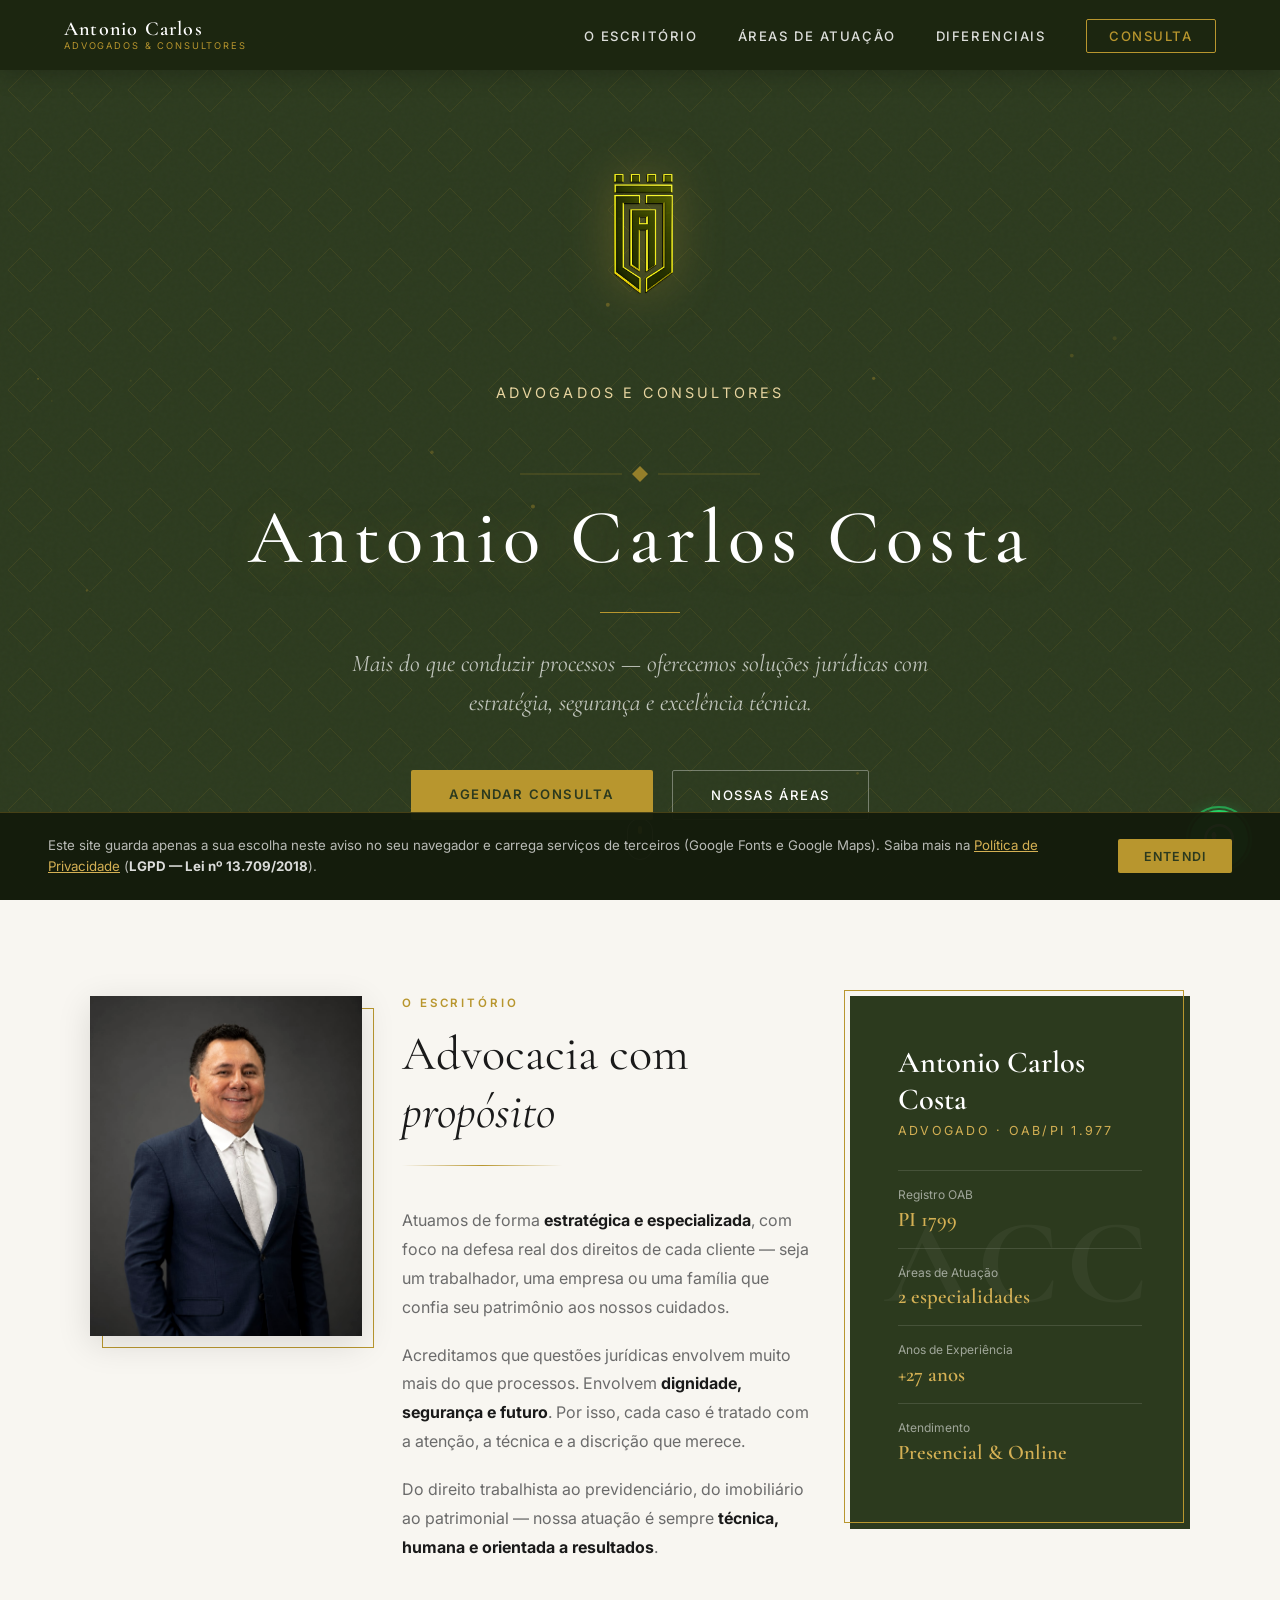
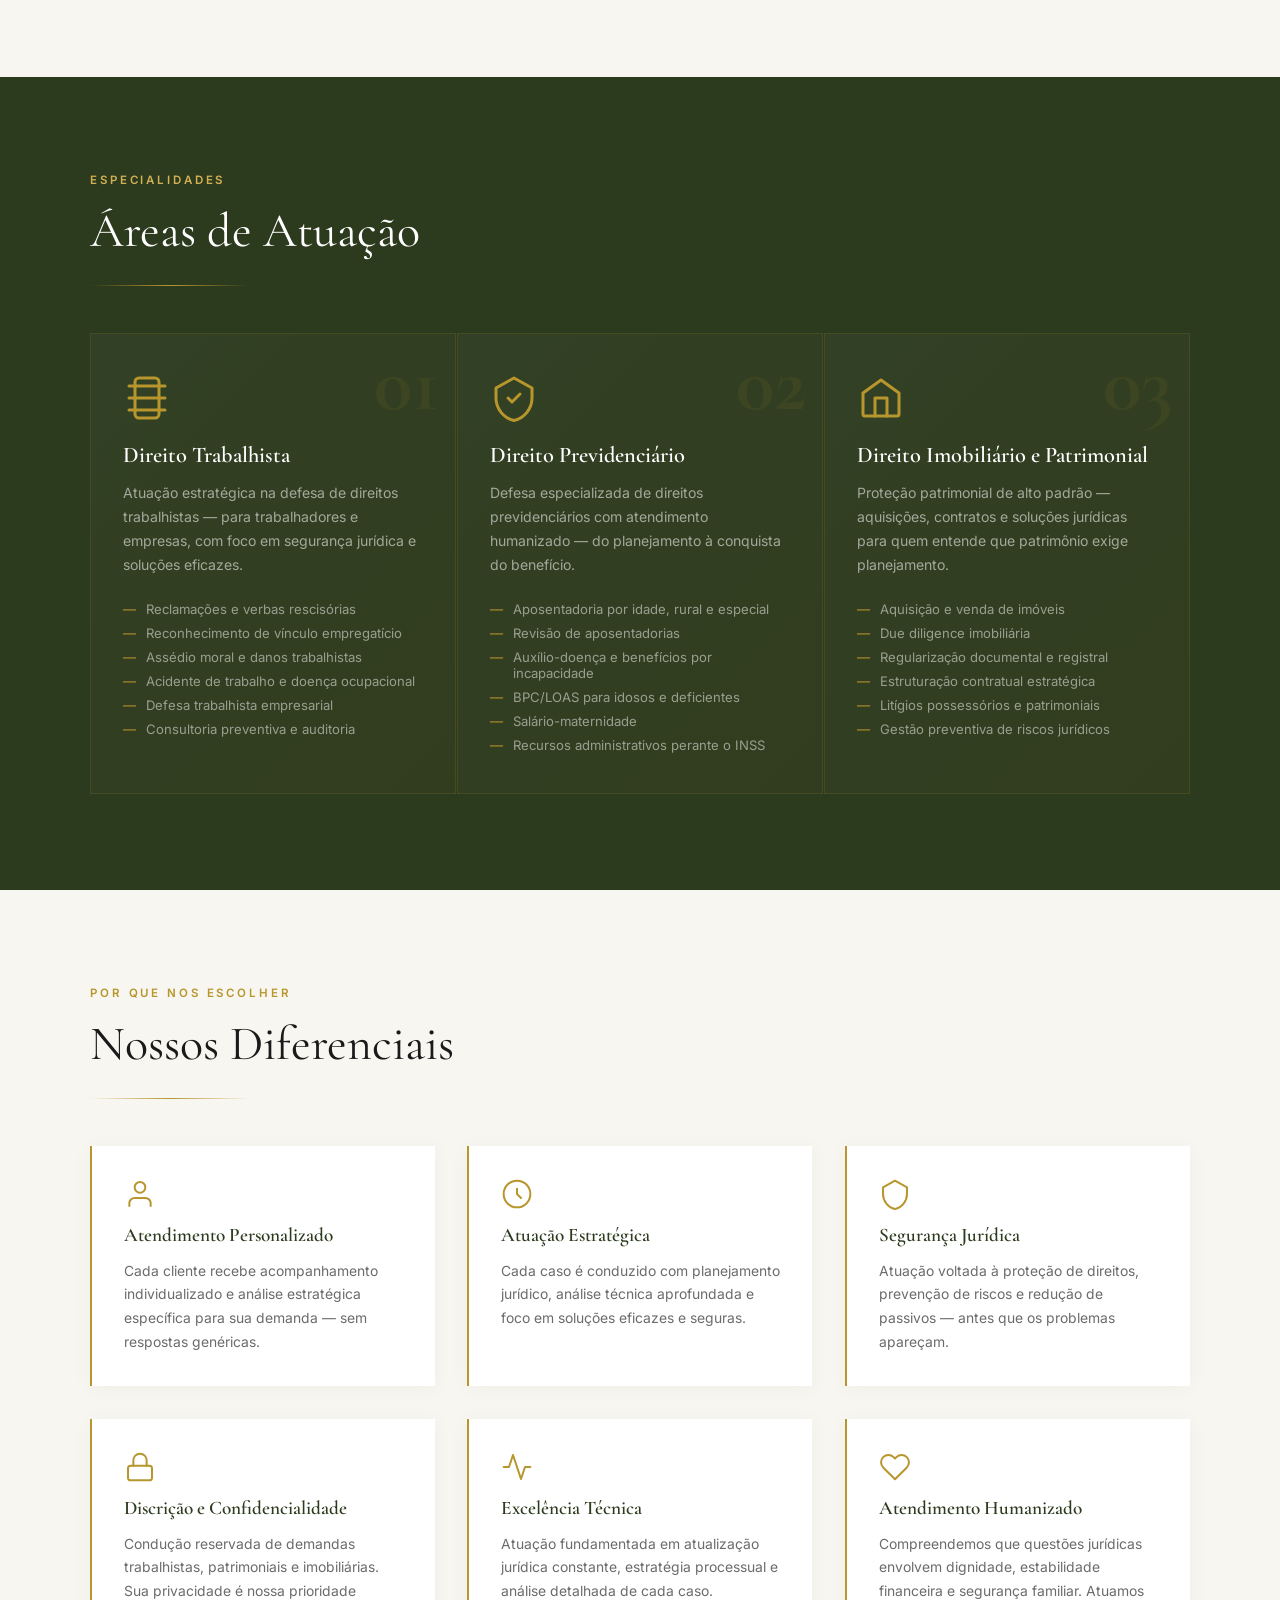
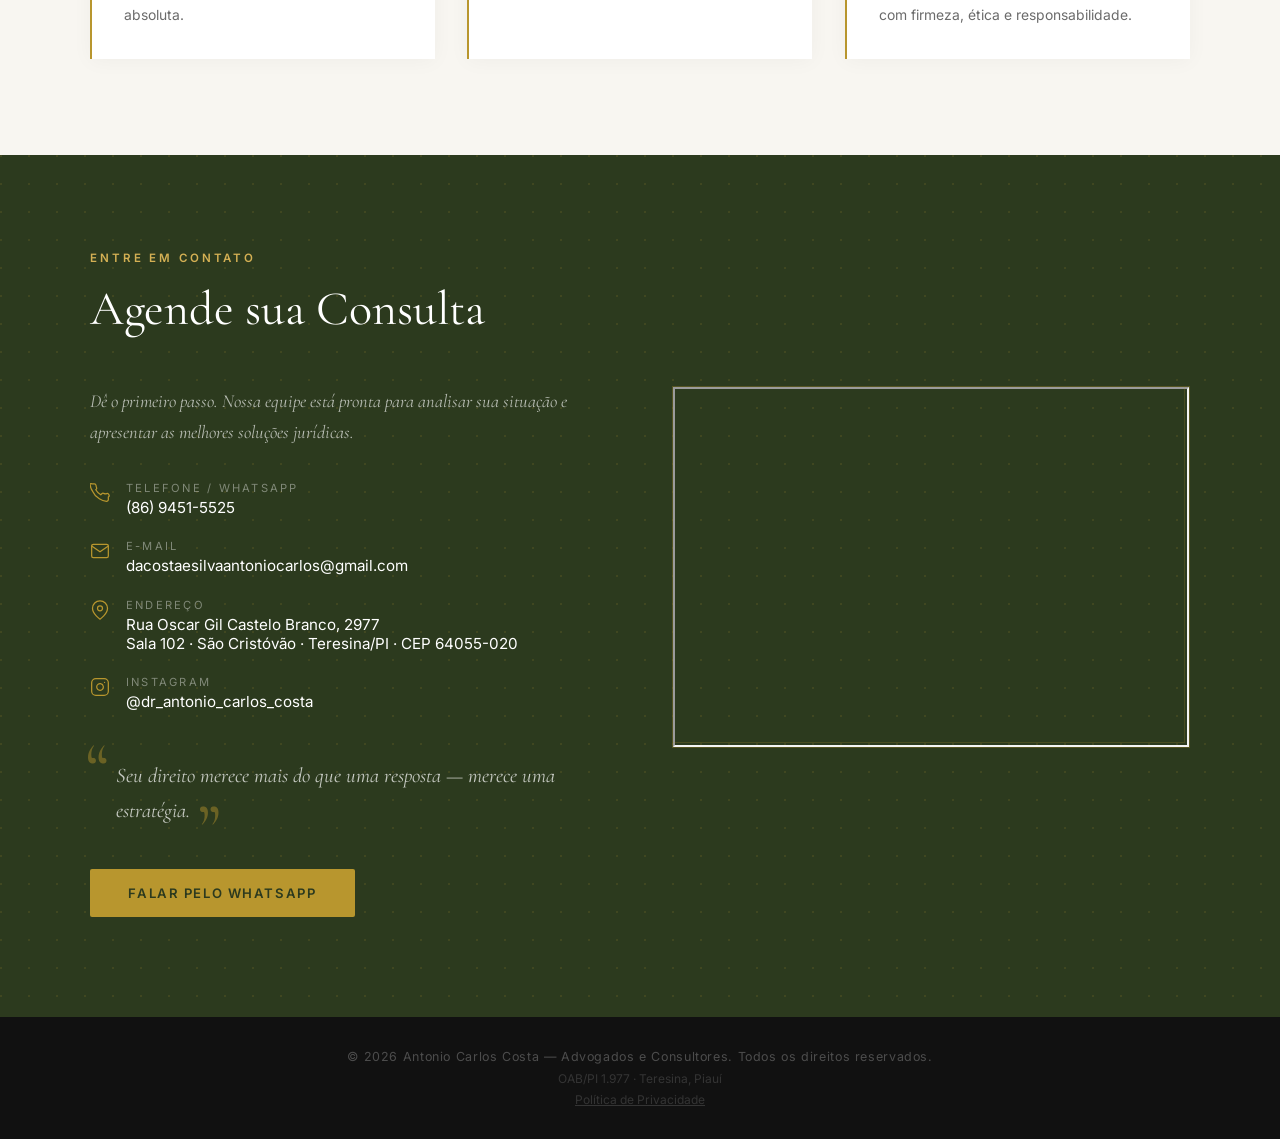
<file: index.html>
<!DOCTYPE html>
<html lang="pt-BR">
<head>
<meta charset="UTF-8">
<meta name="viewport" content="width=device-width, initial-scale=1.0">
<title>Antonio Carlos Costa — Advogados e Consultores</title>

<!-- SEO básico -->
<meta name="description" content="Antonio Carlos Costa — Advogado OAB/PI 1.977. Especialista em Direito Trabalhista, Previdenciário e Imobiliário. Atendimento presencial e online em Teresina, Piauí.">
<meta name="keywords" content="advogado Teresina, direito trabalhista Piauí, direito previdenciário Teresina, advogado imobiliário Teresina, OAB PI, Antonio Carlos Costa advogado">
<meta name="author" content="Antonio Carlos Costa">
<meta name="robots" content="index, follow">

<!-- Open Graph (WhatsApp, Facebook, LinkedIn) -->
<meta property="og:type" content="website">
<meta property="og:title" content="Antonio Carlos Costa — Advogados e Consultores">
<meta property="og:description" content="Advocacia estratégica e especializada em Teresina/PI. Direito Trabalhista, Previdenciário e Imobiliário. OAB/PI 1.977.">
<meta property="og:url" content="https://antoniocarlosadvocacia.com/">
<meta property="og:image" content="https://antoniocarlosadvocacia.com/og-image.png">
<meta property="og:image:width" content="1200">
<meta property="og:image:height" content="630">
<meta property="og:image:alt" content="Antonio Carlos Costa — Advogados e Consultores">
<meta property="og:locale" content="pt_BR">
<meta property="og:site_name" content="Antonio Carlos Costa — Advogados e Consultores">

<!-- Twitter Card -->
<meta name="twitter:card" content="summary_large_image">
<meta name="twitter:title" content="Antonio Carlos Costa — Advogados e Consultores">
<meta name="twitter:description" content="Advocacia estratégica em Teresina/PI. Direito Trabalhista, Previdenciário e Imobiliário.">
<meta name="twitter:image" content="https://antoniocarlosadvocacia.com/og-image.png">

<!-- Canonical -->
<link rel="canonical" href="https://antoniocarlosadvocacia.com/">
<link rel="preconnect" href="https://fonts.googleapis.com">
<link href="https://fonts.googleapis.com/css2?family=Cormorant+Garamond:ital,wght@0,300;0,400;0,600;0,700;1,400;1,600&family=Inter:wght@300;400;500;600&display=swap" rel="stylesheet">
<link rel="icon" href="data:,">
<link rel="stylesheet" href="style.css">
</head>
<body>

<!-- NAV -->
<nav id="navbar">
  <div class="nav-brand">
    <span class="nav-brand-name">Antonio Carlos</span>
    <span class="nav-brand-sub">Advogados &amp; Consultores</span>
  </div>
  <ul class="nav-links">
    <li><a href="#sobre">O Escritório</a></li>
    <li><a href="#areas">Áreas de Atuação</a></li>
    <li><a href="#diferenciais">Diferenciais</a></li>
    <li><a href="#contato" class="nav-cta">Consulta</a></li>
  </ul>
  <button class="nav-hamburger" id="hamburger" aria-label="Menu">
    <span></span><span></span><span></span>
  </button>
</nav>

<!-- Mobile Drawer -->
<nav class="nav-drawer" id="drawer" aria-hidden="true">
  <a href="#sobre" class="drawer-link">O Escritório</a>
  <a href="#areas" class="drawer-link">Áreas de Atuação</a>
  <a href="#diferenciais" class="drawer-link">Diferenciais</a>
  <a href="#contato" class="drawer-cta drawer-link">Agendar Consulta</a>
</nav>

<!-- HERO -->
<section id="hero">
  <div class="hero-grain"></div>
  <canvas class="hero-particles" id="heroParticles"></canvas>
  <div class="hero-scanline" aria-hidden="true"></div>
  <img src="logo-transparente.png" alt="Logo" class="hero-logo">
  <div class="hero-sub">Advogados e Consultores</div>
  <div class="hero-ornament" aria-hidden="true">
    <svg viewBox="0 0 240 18" fill="none" xmlns="http://www.w3.org/2000/svg">
      <line x1="0" y1="9" x2="102" y2="9" stroke="#B8962E" stroke-width="0.6" stroke-opacity="0.55"/>
      <polygon points="120,1 128,9 120,17 112,9" fill="#B8962E" fill-opacity="0.75"/>
      <line x1="138" y1="9" x2="240" y2="9" stroke="#B8962E" stroke-width="0.6" stroke-opacity="0.55"/>
    </svg>
  </div>
  <h1 class="hero-title">Antonio Carlos Costa</h1>
  <div class="hero-divider"></div>
  <p class="hero-tagline">Mais do que conduzir processos — oferecemos soluções jurídicas com estratégia, segurança e excelência técnica.</p>
  <div class="hero-btns">
    <a href="#contato" class="btn-primary">Agendar Consulta</a>
    <a href="#areas" class="btn-ghost">Nossas Áreas</a>
  </div>
  <div class="hero-scroll">
    <div class="scroll-mouse">
      <div class="scroll-dot"></div>
    </div>
  </div>
</section>

<!-- SOBRE -->
<section id="sobre">
  <div class="container">
    <div class="sobre-grid">
      <div class="sobre-foto reveal">
        <div class="foto-slideshow">
          <img src="foto-antonio-carlos.jpeg" alt="Antonio Carlos Costa" class="foto-advogado foto-slide active">
          <img src="foto1.jpg" alt="Antonio Carlos Costa" class="foto-advogado foto-slide">
          <img src="foto2.jpg" alt="Antonio Carlos Costa" class="foto-advogado foto-slide">
        </div>
        <div class="foto-frame"></div>
      </div>
      <div class="sobre-text reveal">
        <div class="section-eyebrow">O Escritório</div>
        <h2 class="section-title">Advocacia com <em style="font-family:'Cormorant Garamond',serif;font-style:italic">propósito</em></h2>
        <div class="gold-rule"></div>
        <p>Atuamos de forma <strong>estratégica e especializada</strong>, com foco na defesa real dos direitos de cada cliente — seja um trabalhador, uma empresa ou uma família que confia seu patrimônio aos nossos cuidados.</p>
        <p>Acreditamos que questões jurídicas envolvem muito mais do que processos. Envolvem <strong>dignidade, segurança e futuro</strong>. Por isso, cada caso é tratado com a atenção, a técnica e a discrição que merece.</p>
        <p>Do direito trabalhista ao previdenciário, do imobiliário ao patrimonial — nossa atuação é sempre <strong>técnica, humana e orientada a resultados</strong>.</p>
      </div>
      <div class="sobre-card reveal" id="sobre-card">
        <div class="sobre-nome">Antonio Carlos Costa</div>
        <div class="sobre-oab">Advogado · OAB/PI 1.977</div>
        <div class="sobre-stat">
          <span class="sobre-stat-label">Registro OAB</span>
          <span class="sobre-stat-val">PI <span class="count-val" data-target="1977">0</span></span>
        </div>
        <div class="sobre-stat">
          <span class="sobre-stat-label">Áreas de Atuação</span>
          <span class="sobre-stat-val"><span class="count-val" data-target="3">0</span> especialidades</span>
        </div>
        <div class="sobre-stat">
          <span class="sobre-stat-label">Anos de Experiência</span>
          <span class="sobre-stat-val">+<span class="count-val" data-target="30">0</span> anos</span>
        </div>
        <div class="sobre-stat">
          <span class="sobre-stat-label">Atendimento</span>
          <span class="sobre-stat-val">Presencial &amp; Online</span>
        </div>
      </div>
    </div>
  </div>
</section>

<!-- ÁREAS -->
<section id="areas">
  <div class="container">
    <div class="reveal">
      <div class="section-eyebrow">Especialidades</div>
      <h2 class="section-title">Áreas de Atuação</h2>
      <div class="gold-rule"></div>
    </div>
    <div class="areas-grid">
      <div class="area-card reveal">
        <span class="area-ordinal" aria-hidden="true">01</span>
        <svg class="area-icon" viewBox="0 0 24 24" fill="none" stroke="currentColor" stroke-width="1.5" stroke-linecap="round" stroke-linejoin="round">
          <path d="M3 6h18M3 12h18M3 18h18"/><rect x="6" y="2" width="12" height="20" rx="2"/>
        </svg>
        <div class="area-titulo">Direito Trabalhista</div>
        <p class="area-desc">Atuação estratégica na defesa de direitos trabalhistas — para trabalhadores e empresas, com foco em segurança jurídica e soluções eficazes.</p>
        <ul class="area-items">
          <li>Reclamações e verbas rescisórias</li>
          <li>Reconhecimento de vínculo empregatício</li>
          <li>Assédio moral e danos trabalhistas</li>
          <li>Acidente de trabalho e doença ocupacional</li>
          <li>Defesa trabalhista empresarial</li>
          <li>Consultoria preventiva e auditoria</li>
        </ul>
      </div>
      <div class="area-card reveal">
        <span class="area-ordinal" aria-hidden="true">02</span>
        <svg class="area-icon" viewBox="0 0 24 24" fill="none" stroke="currentColor" stroke-width="1.5" stroke-linecap="round" stroke-linejoin="round">
          <path d="M12 2L3 7v5c0 5.25 3.75 10.15 9 11.25C17.25 22.15 21 17.25 21 12V7L12 2z"/>
          <polyline points="9 12 11 14 15 10"/>
        </svg>
        <div class="area-titulo">Direito Previdenciário</div>
        <p class="area-desc">Defesa especializada de direitos previdenciários com atendimento humanizado — do planejamento à conquista do benefício.</p>
        <ul class="area-items">
          <li>Aposentadoria por idade, rural e especial</li>
          <li>Revisão de aposentadorias</li>
          <li>Auxílio-doença e benefícios por incapacidade</li>
          <li>BPC/LOAS para idosos e deficientes</li>
          <li>Salário-maternidade</li>
          <li>Recursos administrativos perante o INSS</li>
        </ul>
      </div>
      <div class="area-card reveal">
        <span class="area-ordinal" aria-hidden="true">03</span>
        <svg class="area-icon" viewBox="0 0 24 24" fill="none" stroke="currentColor" stroke-width="1.5" stroke-linecap="round" stroke-linejoin="round">
          <path d="M3 9.5L12 3l9 6.5V20a1 1 0 01-1 1H4a1 1 0 01-1-1V9.5z"/>
          <path d="M9 21V12h6v9"/>
        </svg>
        <div class="area-titulo">Direito Imobiliário e Patrimonial</div>
        <p class="area-desc">Proteção patrimonial de alto padrão — aquisições, contratos e soluções jurídicas para quem entende que patrimônio exige planejamento.</p>
        <ul class="area-items">
          <li>Aquisição e venda de imóveis</li>
          <li>Due diligence imobiliária</li>
          <li>Regularização documental e registral</li>
          <li>Estruturação contratual estratégica</li>
          <li>Litígios possessórios e patrimoniais</li>
          <li>Gestão preventiva de riscos jurídicos</li>
        </ul>
      </div>
    </div>
  </div>
</section>

<!-- DIFERENCIAIS -->
<section id="diferenciais">
  <div class="container">
    <div class="reveal">
      <div class="section-eyebrow">Por que nos escolher</div>
      <h2 class="section-title">Nossos Diferenciais</h2>
      <div class="gold-rule"></div>
    </div>
    <div class="dif-grid">
      <div class="dif-item reveal">
        <svg class="dif-icon" viewBox="0 0 24 24" fill="none" stroke="currentColor" stroke-width="1.5" stroke-linecap="round" stroke-linejoin="round"><path d="M20 21v-2a4 4 0 00-4-4H8a4 4 0 00-4 4v2"/><circle cx="12" cy="7" r="4"/></svg>
        <div class="dif-titulo">Atendimento Personalizado</div>
        <p class="dif-desc">Cada cliente recebe acompanhamento individualizado e análise estratégica específica para sua demanda — sem respostas genéricas.</p>
      </div>
      <div class="dif-item reveal">
        <svg class="dif-icon" viewBox="0 0 24 24" fill="none" stroke="currentColor" stroke-width="1.5" stroke-linecap="round" stroke-linejoin="round"><circle cx="12" cy="12" r="10"/><path d="M12 8v4l3 3"/></svg>
        <div class="dif-titulo">Atuação Estratégica</div>
        <p class="dif-desc">Cada caso é conduzido com planejamento jurídico, análise técnica aprofundada e foco em soluções eficazes e seguras.</p>
      </div>
      <div class="dif-item reveal">
        <svg class="dif-icon" viewBox="0 0 24 24" fill="none" stroke="currentColor" stroke-width="1.5" stroke-linecap="round" stroke-linejoin="round"><path d="M12 2L3 7v5c0 5.25 3.75 10.15 9 11.25C17.25 22.15 21 17.25 21 12V7L12 2z"/></svg>
        <div class="dif-titulo">Segurança Jurídica</div>
        <p class="dif-desc">Atuação voltada à proteção de direitos, prevenção de riscos e redução de passivos — antes que os problemas apareçam.</p>
      </div>
      <div class="dif-item reveal">
        <svg class="dif-icon" viewBox="0 0 24 24" fill="none" stroke="currentColor" stroke-width="1.5" stroke-linecap="round" stroke-linejoin="round"><rect x="3" y="11" width="18" height="11" rx="2"/><path d="M7 11V7a5 5 0 0110 0v4"/></svg>
        <div class="dif-titulo">Discrição e Confidencialidade</div>
        <p class="dif-desc">Condução reservada de demandas trabalhistas, patrimoniais e imobiliárias. Sua privacidade é nossa prioridade absoluta.</p>
      </div>
      <div class="dif-item reveal">
        <svg class="dif-icon" viewBox="0 0 24 24" fill="none" stroke="currentColor" stroke-width="1.5" stroke-linecap="round" stroke-linejoin="round"><polyline points="22 12 18 12 15 21 9 3 6 12 2 12"/></svg>
        <div class="dif-titulo">Excelência Técnica</div>
        <p class="dif-desc">Atuação fundamentada em atualização jurídica constante, estratégia processual e análise detalhada de cada caso.</p>
      </div>
      <div class="dif-item reveal">
        <svg class="dif-icon" viewBox="0 0 24 24" fill="none" stroke="currentColor" stroke-width="1.5" stroke-linecap="round" stroke-linejoin="round"><path d="M20.84 4.61a5.5 5.5 0 00-7.78 0L12 5.67l-1.06-1.06a5.5 5.5 0 00-7.78 7.78l1.06 1.06L12 21.23l7.78-7.78 1.06-1.06a5.5 5.5 0 000-7.78z"/></svg>
        <div class="dif-titulo">Atendimento Humanizado</div>
        <p class="dif-desc">Compreendemos que questões jurídicas envolvem dignidade, estabilidade financeira e segurança familiar. Atuamos com firmeza, ética e responsabilidade.</p>
      </div>
    </div>
  </div>
</section>

<!-- CONTATO -->
<section id="contato">
  <div class="container">
    <div class="reveal">
      <div class="section-eyebrow">Entre em Contato</div>
      <h2 class="section-title">Agende sua Consulta</h2>
    </div>
    <div class="contato-layout">
      <div class="reveal">
        <p class="contato-sub">Dê o primeiro passo. Nossa equipe está pronta para analisar sua situação e apresentar as melhores soluções jurídicas.</p>
        <div class="contato-lista">
          <div class="contato-item">
            <svg class="contato-item-icon" viewBox="0 0 24 24" fill="none" stroke="currentColor" stroke-width="1.5" stroke-linecap="round" stroke-linejoin="round"><path d="M22 16.92v3a2 2 0 01-2.18 2 19.79 19.79 0 01-8.63-3.07A19.5 19.5 0 013.07 9.81a19.79 19.79 0 01-3.07-8.67A2 2 0 012.18 1h3a2 2 0 012 1.72c.127.96.361 1.903.7 2.81a2 2 0 01-.45 2.11L6.91 8.15a16 16 0 006 6l1.27-1.27a2 2 0 012.11-.45c.907.339 1.85.573 2.81.7A2 2 0 0122 16.92z"/></svg>
            <div class="contato-item-info">
              <span class="contato-item-label">Telefone / WhatsApp</span>
              <span class="contato-item-val"><a href="tel:+5586994515525">(86) 9451-5525</a></span>
            </div>
          </div>
          <div class="contato-item">
            <svg class="contato-item-icon" viewBox="0 0 24 24" fill="none" stroke="currentColor" stroke-width="1.5" stroke-linecap="round" stroke-linejoin="round"><path d="M4 4h16c1.1 0 2 .9 2 2v12c0 1.1-.9 2-2 2H4c-1.1 0-2-.9-2-2V6c0-1.1.9-2 2-2z"/><polyline points="22,6 12,13 2,6"/></svg>
            <div class="contato-item-info">
              <span class="contato-item-label">E-mail</span>
              <span class="contato-item-val"><a href="mailto:dacostaesilvaantoniocarlos@gmail.com">dacostaesilvaantoniocarlos@gmail.com</a></span>
            </div>
          </div>
          <div class="contato-item">
            <svg class="contato-item-icon" viewBox="0 0 24 24" fill="none" stroke="currentColor" stroke-width="1.5" stroke-linecap="round" stroke-linejoin="round"><path d="M21 10c0 7-9 13-9 13s-9-6-9-13a9 9 0 0118 0z"/><circle cx="12" cy="10" r="3"/></svg>
            <div class="contato-item-info">
              <span class="contato-item-label">Endereço</span>
              <span class="contato-item-val">Rua Oscar Gil Castelo Branco, 2977<br>Sala 102 · São Cristóvão · Teresina/PI · CEP 64055-020</span>
            </div>
          </div>
          <div class="contato-item">
            <svg class="contato-item-icon" viewBox="0 0 24 24" fill="none" stroke="currentColor" stroke-width="1.5" stroke-linecap="round" stroke-linejoin="round"><rect x="2" y="2" width="20" height="20" rx="5"/><path d="M16 11.37A4 4 0 1112.63 8 4 4 0 0116 11.37z"/><line x1="17.5" y1="6.5" x2="17.51" y2="6.5"/></svg>
            <div class="contato-item-info">
              <span class="contato-item-label">Instagram</span>
              <span class="contato-item-val"><a href="https://instagram.com/dr_antonio_carlos_costa" target="_blank" rel="noopener">@dr_antonio_carlos_costa</a></span>
            </div>
          </div>
        </div>
        <blockquote class="contato-quote">
          Seu direito merece mais do que uma resposta — merece uma estratégia.
        </blockquote>
        <a href="https://wa.me/5586994515525" class="btn-primary" target="_blank" rel="noopener">Falar pelo WhatsApp</a>
      </div>
      <div class="map-wrapper reveal">
        <iframe
          src="https://www.google.com/maps?q=Rua+Oscar+Gil+Castelo+Branco,+2977+-+São+Cristóvão,+Teresina+-+PI,+64055-020&output=embed"
          allowfullscreen="" loading="lazy" referrerpolicy="strict-origin-when-cross-origin"
          title="Localização do escritório">
        </iframe>
      </div>
    </div>
  </div>
</section>

<!-- FOOTER -->
<footer>
  <p class="footer-text">© 2026 Antonio Carlos Costa — Advogados e Consultores. Todos os direitos reservados.</p>
  <p class="footer-oab">OAB/PI 1.977 · Teresina, Piauí</p>
  <p class="footer-oab"><a href="/privacidade.html" style="color:inherit;text-decoration:underline">Política de Privacidade</a></p>
</footer>

<!-- WHATSAPP FLUTUANTE -->
<a href="https://wa.me/5586994515525" class="whatsapp-float" target="_blank" rel="noopener" aria-label="Falar pelo WhatsApp">
  <span class="wpp-tooltip" aria-hidden="true">Fale conosco agora</span>
  <svg viewBox="0 0 24 24" fill="white" xmlns="http://www.w3.org/2000/svg">
    <path d="M17.472 14.382c-.297-.149-1.758-.867-2.03-.967-.273-.099-.471-.148-.67.15-.197.297-.767.966-.94 1.164-.173.199-.347.223-.644.075-.297-.15-1.255-.463-2.39-1.475-.883-.788-1.48-1.761-1.653-2.059-.173-.297-.018-.458.13-.606.134-.133.298-.347.446-.52.149-.174.198-.298.298-.497.099-.198.05-.371-.025-.52-.075-.149-.669-1.612-.916-2.207-.242-.579-.487-.5-.669-.51-.173-.008-.371-.01-.57-.01-.198 0-.52.074-.792.372-.272.297-1.04 1.016-1.04 2.479 0 1.462 1.065 2.875 1.213 3.074.149.198 2.096 3.2 5.077 4.487.709.306 1.262.489 1.694.625.712.227 1.36.195 1.871.118.571-.085 1.758-.719 2.006-1.413.248-.694.248-1.289.173-1.413-.074-.124-.272-.198-.57-.347m-5.421 7.403h-.004a9.87 9.87 0 01-5.031-1.378l-.361-.214-3.741.982.998-3.648-.235-.374a9.86 9.86 0 01-1.51-5.26c.001-5.45 4.436-9.884 9.888-9.884 2.64 0 5.122 1.03 6.988 2.898a9.825 9.825 0 012.893 6.994c-.003 5.45-4.437 9.884-9.885 9.884m8.413-18.297A11.815 11.815 0 0012.05 0C5.495 0 .16 5.335.157 11.892c0 2.096.547 4.142 1.588 5.945L.057 24l6.305-1.654a11.882 11.882 0 005.683 1.448h.005c6.554 0 11.89-5.335 11.893-11.893a11.821 11.821 0 00-3.48-8.413z"/>
  </svg>
</a>

<!-- LGPD BANNER -->
<div class="lgpd-banner" id="lgpdBanner" role="dialog" aria-label="Aviso de privacidade">
  <p class="lgpd-text">
    Este site guarda apenas a sua escolha neste aviso no seu navegador e carrega serviços de terceiros (Google Fonts e Google Maps). Saiba mais na
    <a href="/privacidade.html">Política de Privacidade</a>
    (<strong style="color:rgba(255,255,255,0.85)">LGPD — Lei nº 13.709/2018</strong>).
  </p>
  <div class="lgpd-btns">
    <button class="lgpd-accept" id="lgpdAccept">Entendi</button>
  </div>
</div>

<script src="main.js"></script>
</body>
</html>
</file>
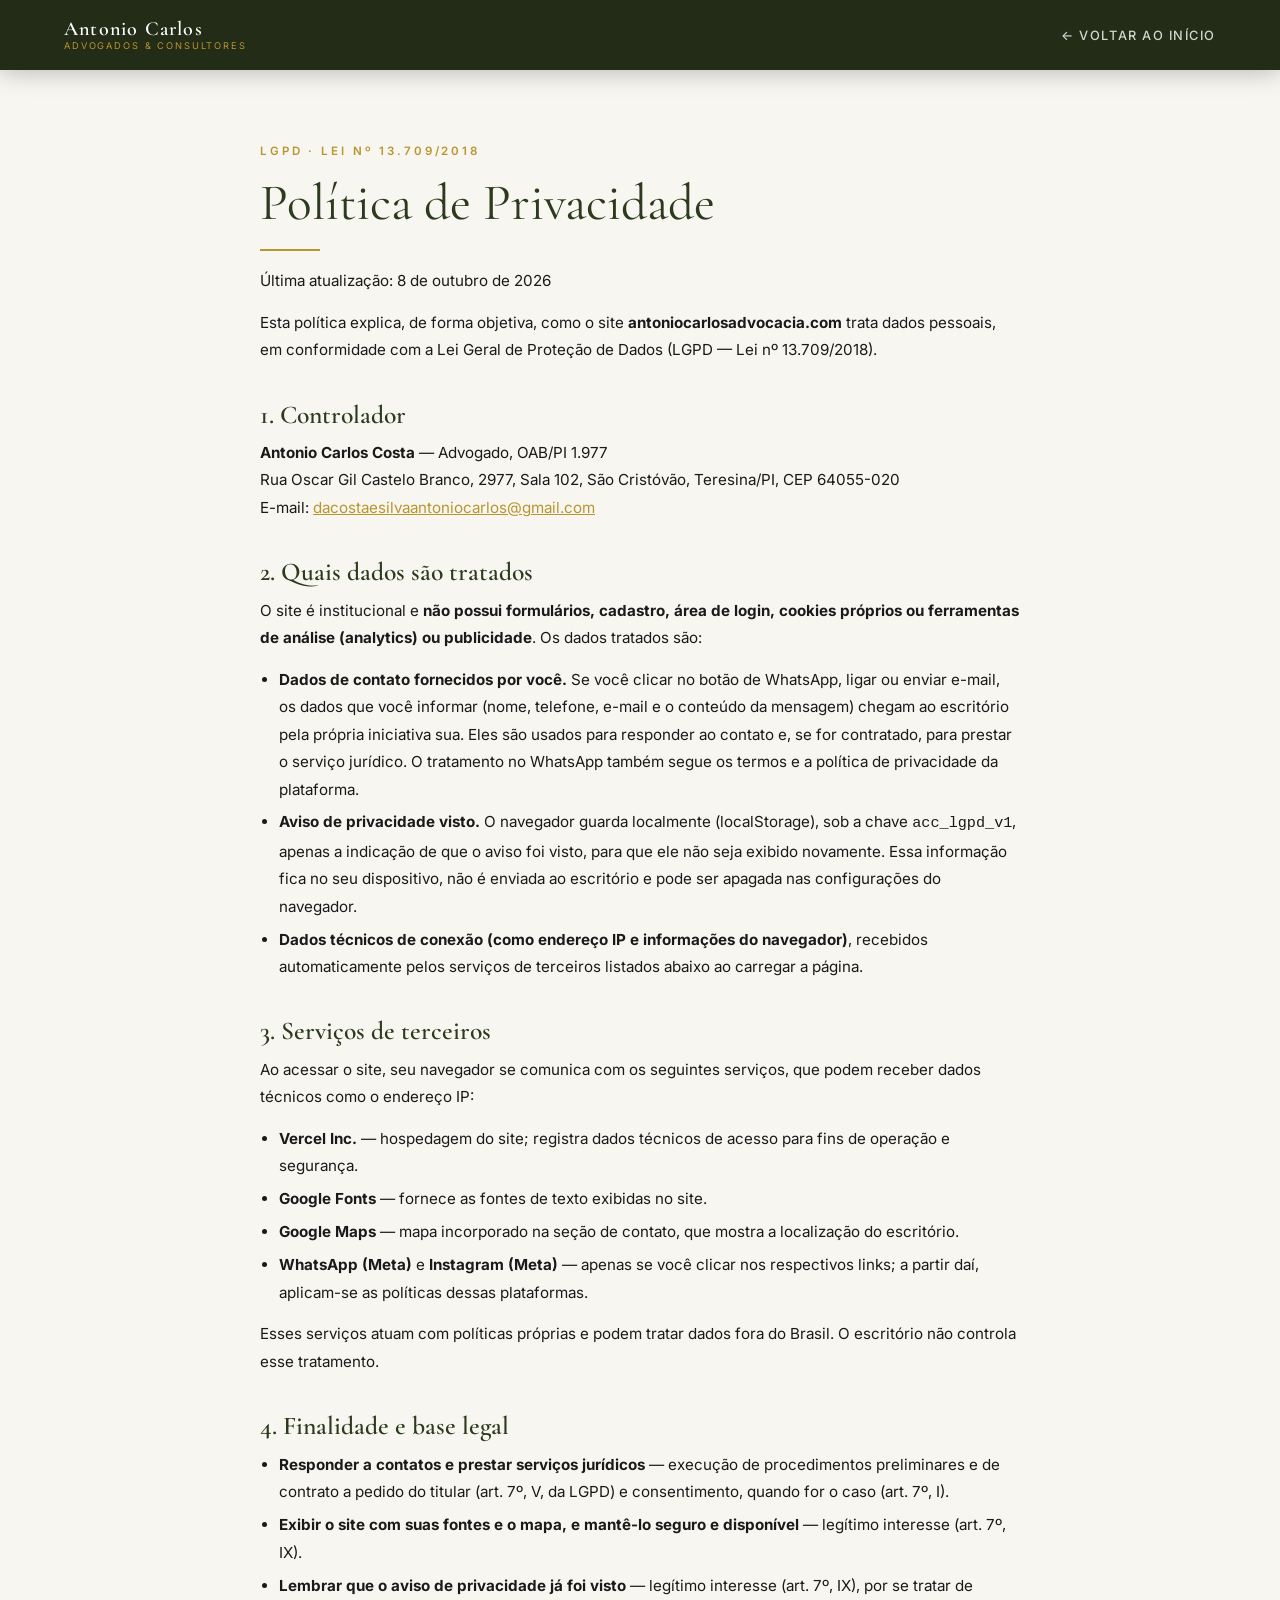
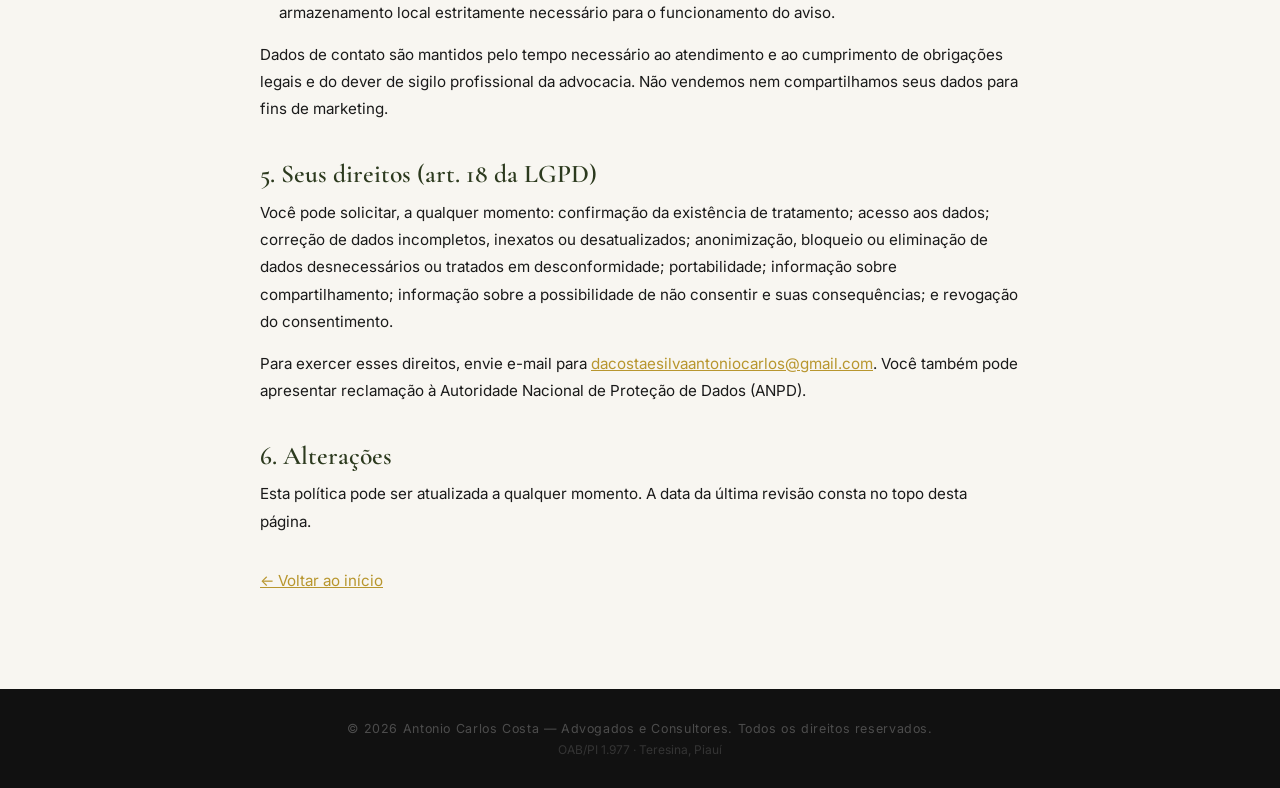
<file: privacidade.html>
<!DOCTYPE html>
<html lang="pt-BR">
<head>
<meta charset="UTF-8">
<meta name="viewport" content="width=device-width, initial-scale=1.0">
<title>Política de Privacidade — Antonio Carlos Costa Advogados</title>
<meta name="description" content="Política de Privacidade do site de Antonio Carlos Costa — Advogados e Consultores, em conformidade com a LGPD (Lei nº 13.709/2018).">
<meta name="robots" content="index, follow">
<link rel="canonical" href="https://antoniocarlosadvocacia.com/privacidade.html">
<link rel="preconnect" href="https://fonts.googleapis.com">
<link href="https://fonts.googleapis.com/css2?family=Cormorant+Garamond:ital,wght@0,300;0,400;0,600;0,700;1,400;1,600&family=Inter:wght@300;400;500;600&display=swap" rel="stylesheet">
<link rel="icon" href="data:,">
<link rel="stylesheet" href="style.css">
<style>
  .priv-back { font-size: 0.8rem; font-weight: 500; letter-spacing: 0.12em; text-transform: uppercase; color: rgba(255,255,255,0.8); text-decoration: none; transition: color .2s; }
  .priv-back:hover { color: var(--ouro-light); }
  .priv-main { padding: 9rem 2rem 5rem; }
  .priv-main .container { max-width: 760px; }
  .priv-main h1 { font-family: 'Cormorant Garamond', serif; font-size: clamp(2.2rem, 5vw, 3.2rem); font-weight: 400; line-height: 1.15; color: var(--verde); margin-bottom: 0.5rem; }
  .priv-updated { font-size: 0.82rem; color: var(--cinza-suave); margin-bottom: 1.5rem; }
  .priv-main h2 { font-family: 'Cormorant Garamond', serif; font-size: 1.6rem; font-weight: 600; color: var(--verde); margin: 2.2rem 0 0.6rem; }
  .priv-main p, .priv-main li { font-size: 0.95rem; line-height: 1.8; color: var(--cinza-texto); }
  .priv-main p { margin-bottom: 0.9rem; }
  .priv-main ul { margin: 0 0 0.9rem 1.2rem; }
  .priv-main li { margin-bottom: 0.35rem; }
  .priv-main a { color: var(--ouro); }
  .priv-main a:hover { color: var(--verde); }
  .priv-footer-link { color: rgba(255,255,255,0.45); text-decoration: underline; }
  .priv-footer-link:hover { color: var(--ouro-light); }
  @media (max-width: 768px) { .priv-main { padding: 7rem 1.25rem 3rem; } nav { padding: 1rem 1.25rem; } }
</style>
</head>
<body>

<nav>
  <a class="nav-brand" href="/">
    <span class="nav-brand-name">Antonio Carlos</span>
    <span class="nav-brand-sub">Advogados &amp; Consultores</span>
  </a>
  <a class="priv-back" href="/">&larr; Voltar ao início</a>
</nav>

<main class="priv-main">
  <div class="container">
    <div class="section-eyebrow">LGPD · Lei nº 13.709/2018</div>
    <h1>Política de Privacidade</h1>
    <div class="gold-rule" style="width:60px;height:2px;background:var(--ouro);margin:1rem 0 1rem"></div>
    <p class="priv-updated">Última atualização: 8 de outubro de 2026</p>

    <p>Esta política explica, de forma objetiva, como o site <strong>antoniocarlosadvocacia.com</strong> trata dados pessoais, em conformidade com a Lei Geral de Proteção de Dados (LGPD — Lei nº 13.709/2018).</p>

    <h2>1. Controlador</h2>
    <p>
      <strong>Antonio Carlos Costa</strong> — Advogado, OAB/PI 1.977<br>
      Rua Oscar Gil Castelo Branco, 2977, Sala 102, São Cristóvão, Teresina/PI, CEP 64055-020<br>
      E-mail: <a href="mailto:dacostaesilvaantoniocarlos@gmail.com">dacostaesilvaantoniocarlos@gmail.com</a>
    </p>

    <h2>2. Quais dados são tratados</h2>
    <p>O site é institucional e <strong>não possui formulários, cadastro, área de login, cookies próprios ou ferramentas de análise (analytics) ou publicidade</strong>. Os dados tratados são:</p>
    <ul>
      <li><strong>Dados de contato fornecidos por você.</strong> Se você clicar no botão de WhatsApp, ligar ou enviar e-mail, os dados que você informar (nome, telefone, e-mail e o conteúdo da mensagem) chegam ao escritório pela própria iniciativa sua. Eles são usados para responder ao contato e, se for contratado, para prestar o serviço jurídico. O tratamento no WhatsApp também segue os termos e a política de privacidade da plataforma.</li>
      <li><strong>Aviso de privacidade visto.</strong> O navegador guarda localmente (localStorage), sob a chave <code>acc_lgpd_v1</code>, apenas a indicação de que o aviso foi visto, para que ele não seja exibido novamente. Essa informação fica no seu dispositivo, não é enviada ao escritório e pode ser apagada nas configurações do navegador.</li>
      <li><strong>Dados técnicos de conexão (como endereço IP e informações do navegador)</strong>, recebidos automaticamente pelos serviços de terceiros listados abaixo ao carregar a página.</li>
    </ul>

    <h2>3. Serviços de terceiros</h2>
    <p>Ao acessar o site, seu navegador se comunica com os seguintes serviços, que podem receber dados técnicos como o endereço IP:</p>
    <ul>
      <li><strong>Vercel Inc.</strong> — hospedagem do site; registra dados técnicos de acesso para fins de operação e segurança.</li>
      <li><strong>Google Fonts</strong> — fornece as fontes de texto exibidas no site.</li>
      <li><strong>Google Maps</strong> — mapa incorporado na seção de contato, que mostra a localização do escritório.</li>
      <li><strong>WhatsApp (Meta)</strong> e <strong>Instagram (Meta)</strong> — apenas se você clicar nos respectivos links; a partir daí, aplicam-se as políticas dessas plataformas.</li>
    </ul>
    <p>Esses serviços atuam com políticas próprias e podem tratar dados fora do Brasil. O escritório não controla esse tratamento.</p>

    <h2>4. Finalidade e base legal</h2>
    <ul>
      <li><strong>Responder a contatos e prestar serviços jurídicos</strong> — execução de procedimentos preliminares e de contrato a pedido do titular (art. 7º, V, da LGPD) e consentimento, quando for o caso (art. 7º, I).</li>
      <li><strong>Exibir o site com suas fontes e o mapa, e mantê-lo seguro e disponível</strong> — legítimo interesse (art. 7º, IX).</li>
      <li><strong>Lembrar que o aviso de privacidade já foi visto</strong> — legítimo interesse (art. 7º, IX), por se tratar de armazenamento local estritamente necessário para o funcionamento do aviso.</li>
    </ul>
    <p>Dados de contato são mantidos pelo tempo necessário ao atendimento e ao cumprimento de obrigações legais e do dever de sigilo profissional da advocacia. Não vendemos nem compartilhamos seus dados para fins de marketing.</p>

    <h2>5. Seus direitos (art. 18 da LGPD)</h2>
    <p>Você pode solicitar, a qualquer momento: confirmação da existência de tratamento; acesso aos dados; correção de dados incompletos, inexatos ou desatualizados; anonimização, bloqueio ou eliminação de dados desnecessários ou tratados em desconformidade; portabilidade; informação sobre compartilhamento; informação sobre a possibilidade de não consentir e suas consequências; e revogação do consentimento.</p>
    <p>Para exercer esses direitos, envie e-mail para <a href="mailto:dacostaesilvaantoniocarlos@gmail.com">dacostaesilvaantoniocarlos@gmail.com</a>. Você também pode apresentar reclamação à Autoridade Nacional de Proteção de Dados (ANPD).</p>

    <h2>6. Alterações</h2>
    <p>Esta política pode ser atualizada a qualquer momento. A data da última revisão consta no topo desta página.</p>

    <p style="margin-top:2rem"><a href="/">&larr; Voltar ao início</a></p>
  </div>
</main>

<footer>
  <p class="footer-text">© 2026 Antonio Carlos Costa — Advogados e Consultores. Todos os direitos reservados.</p>
  <p class="footer-oab">OAB/PI 1.977 · Teresina, Piauí</p>
</footer>

</body>
</html>
</file>
<file: style.css>
*, *::before, *::after { box-sizing: border-box; margin: 0; padding: 0; }

:root {
  --verde: #2C3A1E; --verde-light: #3a4e28;
  --ouro: #B8962E; --ouro-light: #d4b054; --ouro-pale: #e8d5a0;
  --off-white: #F8F6F1; --cinza-texto: #1A1A1A; --cinza-suave: #6B6B6B; --branco: #ffffff;
}

html { scroll-behavior: smooth; }
body { font-family: 'Inter', sans-serif; color: var(--cinza-texto); background: var(--off-white); overflow-x: hidden; }

/* ── NAV ── */
nav {
  position: fixed; top: 0; left: 0; right: 0; z-index: 200;
  padding: 1.2rem 4rem;
  display: flex; align-items: center; justify-content: space-between;
  background: rgba(28, 38, 16, 0.97);
  box-shadow: 0 2px 24px rgba(0,0,0,0.25);
}
.nav-brand {
  display: flex;
  flex-direction: column;
  gap: 1px;
  text-decoration: none;
  cursor: pointer;
}
.nav-brand-name {
  font-family: 'Cormorant Garamond', serif;
  font-size: 1.25rem;
  font-weight: 600;
  color: var(--branco);
  letter-spacing: 0.06em;
  line-height: 1;
  white-space: nowrap;
}
.nav-brand-sub {
  font-family: 'Inter', sans-serif;
  font-size: 0.58rem;
  font-weight: 400;
  letter-spacing: 0.2em;
  text-transform: uppercase;
  color: var(--ouro);
  white-space: nowrap;
}
.nav-links { display: flex; gap: 2.5rem; list-style: none; align-items: center; }
.nav-links a {
  color: rgba(255,255,255,0.85); text-decoration: none;
  font-size: 0.82rem; font-weight: 500; letter-spacing: 0.12em;
  text-transform: uppercase; transition: color 0.2s;
}
.nav-links a:hover { color: var(--ouro-light); }
.nav-cta {
  border: 1px solid var(--ouro) !important; color: var(--ouro) !important;
  padding: 0.5rem 1.4rem; border-radius: 2px;
  transition: background 0.2s, color 0.2s !important;
}
.nav-cta:hover { background: var(--ouro) !important; color: var(--verde) !important; }

/* Hamburguer */
.nav-hamburger {
  display: none; flex-direction: column; gap: 5px; cursor: pointer;
  background: none; border: none; padding: 4px;
}
.nav-hamburger span {
  display: block; width: 24px; height: 2px;
  background: rgba(255,255,255,0.85); border-radius: 2px;
  transition: transform 0.3s, opacity 0.3s;
}
.nav-hamburger.open span:nth-child(1) { transform: translateY(7px) rotate(45deg); }
.nav-hamburger.open span:nth-child(2) { opacity: 0; }
.nav-hamburger.open span:nth-child(3) { transform: translateY(-7px) rotate(-45deg); }

/* Mobile drawer */
.nav-drawer {
  display: none; position: fixed; top: 0; left: 0; right: 0; bottom: 0;
  background: rgba(28,38,16,0.98); z-index: 190;
  flex-direction: column; align-items: center; justify-content: center; gap: 2.5rem;
  opacity: 0; pointer-events: none; transition: opacity 0.3s;
}
.nav-drawer.open { opacity: 1; pointer-events: all; }
.nav-drawer a {
  color: rgba(255,255,255,0.85); text-decoration: none;
  font-size: 1.5rem; font-family: 'Cormorant Garamond', serif;
  font-weight: 400; letter-spacing: 0.08em; transition: color 0.2s;
}
.nav-drawer a:hover { color: var(--ouro-light); }
.nav-drawer .drawer-cta {
  margin-top: 1rem; border: 1px solid var(--ouro); color: var(--ouro) !important;
  padding: 0.9rem 2.5rem; font-size: 0.85rem !important;
  font-family: 'Inter', sans-serif !important; font-weight: 600;
  letter-spacing: 0.15em; text-transform: uppercase;
}

/* ── HERO ── */
#hero {
  min-height: 100vh; background: var(--verde);
  display: flex; flex-direction: column; align-items: center; justify-content: center;
  position: relative; overflow: hidden; padding: 6rem 2rem 4rem; text-align: center;
}
.hero-grain {
  position: absolute; inset: 0; pointer-events: none; opacity: 0.6;
  background-image: url("data:image/svg+xml,%3Csvg viewBox='0 0 256 256' xmlns='http://www.w3.org/2000/svg'%3E%3Cfilter id='noise'%3E%3CfeTurbulence type='fractalNoise' baseFrequency='0.9' numOctaves='4' stitchTiles='stitch'/%3E%3C/filter%3E%3Crect width='100%25' height='100%25' filter='url(%23noise)' opacity='0.04'/%3E%3C/svg%3E");
}
.hero-logo { width: 160px; height: auto; margin-bottom: 2rem; filter: drop-shadow(0 2px 24px rgba(184,150,46,0.4)); animation: fadeUp 1s ease both; }
.hero-title { font-family: 'Cormorant Garamond', serif; font-size: clamp(3.5rem, 6vw, 6.5rem); font-weight: 500; color: var(--branco); letter-spacing: 0.08em; line-height: 1.1; text-shadow: 0 2px 40px rgba(184,150,46,0.25); animation: fadeUp 1s 0.2s ease both; }
.hero-divider { width: 80px; height: 1px; background: var(--ouro); margin: 2rem auto; animation: expandWidth 1s 0.5s ease both; }
.hero-sub { font-size: 0.9rem; letter-spacing: 0.22em; text-transform: uppercase; color: var(--ouro-pale); margin-bottom: 3rem; animation: fadeUp 1s 0.4s ease both; }
.hero-tagline { font-family: 'Cormorant Garamond', serif; font-size: clamp(1.1rem,2.5vw,1.5rem); font-style: italic; color: rgba(255,255,255,0.7); max-width: 600px; margin: 0 auto 3rem; line-height: 1.6; animation: fadeUp 1s 0.5s ease both; }
.hero-btns { display: flex; gap: 1.2rem; justify-content: center; flex-wrap: wrap; animation: fadeUp 1s 0.7s ease both; }
.btn-primary { background: var(--ouro); color: var(--verde); padding: 1rem 2.4rem; border: none; font-family: 'Inter', sans-serif; font-size: 0.82rem; font-weight: 600; letter-spacing: 0.12em; text-transform: uppercase; text-decoration: none; cursor: pointer; transition: background 0.25s, transform 0.2s; border-radius: 2px; display: inline-block; }
.btn-primary:hover { background: var(--ouro-light); transform: translateY(-2px); }
.btn-ghost { background: transparent; color: var(--branco); padding: 1rem 2.4rem; border: 1px solid rgba(255,255,255,0.35); font-family: 'Inter', sans-serif; font-size: 0.82rem; font-weight: 500; letter-spacing: 0.12em; text-transform: uppercase; text-decoration: none; cursor: pointer; transition: border-color 0.25s, color 0.25s; border-radius: 2px; display: inline-block; }
.btn-ghost:hover { border-color: var(--ouro); color: var(--ouro-light); }
/* fadeUpCentered em vez de fadeUp: os keyframes de fadeUp zeram o transform e
   anulariam o translateX(-50%) que centraliza este elemento */
.hero-scroll {
  position: absolute;
  bottom: 2.5rem;
  left: 50%;
  transform: translateX(-50%);
  animation: fadeUpCentered 1s 1.2s ease both;
}
.scroll-mouse {
  width: 26px;
  height: 42px;
  border: 1.5px solid rgba(255,255,255,0.6);
  border-radius: 14px;
  display: flex;
  justify-content: center;
  padding-top: 7px;
}
.scroll-dot {
  width: 4px;
  height: 8px;
  flex: none;
  background: var(--ouro-light);
  border-radius: 2px;
  animation: scrollDot 1.8s ease-in-out infinite;
}

/* ── SECTIONS ── */
section { padding: 6rem 2rem; }
.container { max-width: 1100px; margin: 0 auto; }
.section-eyebrow { font-size: 0.72rem; font-weight: 600; letter-spacing: 0.25em; text-transform: uppercase; color: var(--ouro); margin-bottom: 1rem; }
.section-title { font-family: 'Cormorant Garamond', serif; font-size: clamp(2rem,4vw,3rem); font-weight: 400; line-height: 1.2; margin-bottom: 0.5rem; }
.gold-rule { width: 50px; height: 1px; background: linear-gradient(to right, transparent, var(--ouro), transparent); margin: 1.5rem 0 2.5rem; transition: width 0.8s ease; }
.gold-rule.animate { width: 160px; }

/* ── SOBRE ── */
#sobre { background: var(--off-white); }
.sobre-grid { display: grid; grid-template-columns: 0.8fr 1.2fr 1fr; gap: 2.5rem; align-items: start; }
/* z-index:0 cria o contexto de empilhamento que mantém .foto-frame (z-index:-1)
   acima do fundo de #sobre, e não atrás dele */
.sobre-foto { position: relative; z-index: 0; }
.foto-advogado {
  width: 100%;
  height: auto;
  aspect-ratio: 4/5;
  object-fit: cover;
  object-position: top center;
  filter: grayscale(15%) contrast(1.05);
  box-shadow: 0 8px 32px rgba(0,0,0,0.12);
  display: block;
}
.foto-slideshow {
  position: relative;
  width: 100%;
  aspect-ratio: 4/5;
}
.foto-slide {
  position: absolute;
  top: 0;
  left: 0;
  width: 100%;
  height: 100%;
  opacity: 0;
  transition: opacity 1.2s ease-in-out;
}
.foto-slide.active {
  opacity: 1;
}
.foto-frame {
  position: absolute;
  top: 12px;
  left: 12px;
  right: -12px;
  bottom: -12px;
  border: 1.5px solid var(--ouro);
  z-index: -1;
  pointer-events: none;
}
.sobre-text p { font-size: 1rem; line-height: 1.8; color: var(--cinza-suave); margin-bottom: 1.2rem; }
.sobre-text p strong { color: var(--cinza-texto); }
.sobre-card { background: var(--verde); padding: 3rem; position: relative; }
.sobre-card::before { content: ''; position: absolute; top: -6px; left: -6px; right: 6px; bottom: 6px; border: 1px solid var(--ouro); pointer-events: none; }
.sobre-nome { font-family: 'Cormorant Garamond', serif; font-size: 1.9rem; font-weight: 600; color: var(--branco); margin-bottom: 0.3rem; }
.sobre-oab { font-size: 0.78rem; letter-spacing: 0.18em; text-transform: uppercase; color: var(--ouro-light); margin-bottom: 2rem; }
.sobre-stat { border-top: 1px solid rgba(255,255,255,0.12); padding: 1rem 0; display: flex; flex-direction: column; gap: 0.3rem; }
.sobre-stat-label { font-size: 0.75rem; color: rgba(255,255,255,0.55); }
.sobre-stat-val { font-family: 'Cormorant Garamond', serif; font-size: 1.3rem; color: var(--ouro-light); font-weight: 600; text-align: left; }
.count-val { display: inline; }

/* ── ÁREAS ── */
#areas { background: var(--verde); }
#areas .section-title { color: var(--branco); }
#areas .section-eyebrow { color: var(--ouro-light); }
.areas-grid { display: grid; grid-template-columns: repeat(3,1fr); gap: 1.5px; margin-top: 3rem; }
.area-card { background: linear-gradient(135deg, rgba(255,255,255,0.03) 0%, rgba(184,150,46,0.04) 100%); padding: 2.5rem 2rem; border: 1px solid rgba(184,150,46,0.15); cursor: pointer; transition: background 0.3s, border-color 0.3s, transform 0.3s; position: relative; overflow: hidden; }
.area-card::after { content: ''; position: absolute; bottom: 0; left: 0; width: 0; height: 2px; background: var(--ouro); transition: width 0.4s ease; }
.area-card:hover { background: rgba(255,255,255,0.08); border-color: rgba(184,150,46,0.4); transform: translateY(-4px); }
.area-card:hover::after { width: 100%; }
.area-icon { width: 48px; height: 48px; margin-bottom: 1.2rem; display: block; color: var(--ouro); }
.area-titulo { font-family: 'Cormorant Garamond', serif; font-size: 1.4rem; font-weight: 600; color: var(--branco); margin-bottom: 0.8rem; }
.area-desc { font-size: 0.88rem; line-height: 1.7; color: rgba(255,255,255,0.55); margin-bottom: 1.5rem; }
.area-items { list-style: none; display: flex; flex-direction: column; gap: 0.5rem; }
.area-items li { font-size: 0.82rem; color: rgba(255,255,255,0.5); display: flex; gap: 0.6rem; align-items: flex-start; }
.area-items li::before { content: '—'; color: var(--ouro); flex-shrink: 0; }

/* ── DIFERENCIAIS ── */
#diferenciais { background: var(--off-white); }
.dif-grid { display: grid; grid-template-columns: repeat(3,1fr); gap: 2rem; margin-top: 3rem; align-items: stretch; }
.dif-item { padding: 2rem; border-left: 2px solid var(--ouro); background: var(--branco); box-shadow: 0 2px 20px rgba(0,0,0,0.04); transition: box-shadow 0.3s, transform 0.3s, background 0.35s; display: flex; flex-direction: column; gap: 0.8rem; position: relative; overflow: hidden; height: 100%; }
.dif-item:hover { box-shadow: 0 8px 32px rgba(0,0,0,0.1); transform: translateY(-3px); background: linear-gradient(to bottom right, var(--branco), rgba(184,150,46,0.04)); }
.dif-icon { width: 32px; height: 32px; color: var(--ouro); flex-shrink: 0; transition: color 0.3s ease; }
.dif-item:hover .dif-icon { color: var(--ouro-light); }
.dif-titulo { font-family: 'Cormorant Garamond', serif; font-size: 1.2rem; font-weight: 600; color: var(--verde); }
.dif-desc { font-size: 0.87rem; line-height: 1.7; color: var(--cinza-suave); }

/* ── CONTATO ── */
#contato { background: var(--verde); padding: 6rem 2rem; }
#contato .section-title { color: var(--branco); }
#contato .section-eyebrow { color: var(--ouro-light); }
.contato-layout { display: grid; grid-template-columns: 1fr 1fr; gap: 4rem; align-items: start; margin-top: 3rem; }
.contato-sub { font-family: 'Cormorant Garamond', serif; font-style: italic; font-size: 1.15rem; color: rgba(255,255,255,0.65); line-height: 1.7; margin-bottom: 2rem; }
.contato-lista { display: flex; flex-direction: column; gap: 1.4rem; margin-bottom: 2.5rem; }
.contato-item { display: flex; align-items: flex-start; gap: 1rem; }
.contato-item-icon { width: 20px; height: 20px; color: var(--ouro); flex-shrink: 0; margin-top: 2px; }
.contato-item-info { display: flex; flex-direction: column; gap: 0.2rem; }
.contato-item-label { font-size: 0.7rem; letter-spacing: 0.2em; text-transform: uppercase; color: rgba(255,255,255,0.4); }
.contato-item-val { font-size: 0.95rem; color: var(--branco); }
.contato-item-val a { color: inherit; text-decoration: none; transition: color 0.2s; }
.contato-item-val a:hover { color: var(--ouro-light); }
.map-wrapper { border: 1px solid rgba(184,150,46,0.3); overflow: hidden; position: relative; }
.map-wrapper::before { content: ''; position: absolute; top: -4px; left: -4px; right: 4px; bottom: 4px; border: 1px solid rgba(184,150,46,0.2); pointer-events: none; z-index: 1; }
.map-wrapper iframe { display: block; width: 100%; height: 360px; filter: grayscale(30%) contrast(1.05); }

/* ── WHATSAPP FLUTUANTE ── */
.whatsapp-float {
  position: fixed; bottom: 2rem; right: 2rem; z-index: 300;
  width: 58px; height: 58px; border-radius: 50%;
  background: #25D366;
  display: flex; align-items: center; justify-content: center;
  box-shadow: 0 4px 20px rgba(37,211,102,0.45);
  text-decoration: none;
  transition: transform 0.25s, box-shadow 0.25s;
  animation: fadeUp 1s 1.5s ease both;
}
.whatsapp-float:hover { transform: scale(1.1) translateY(-2px); box-shadow: 0 8px 28px rgba(37,211,102,0.55); }
.whatsapp-float svg { width: 30px; height: 30px; }
.whatsapp-float::before,
.whatsapp-float::after {
  content: '';
  position: absolute; inset: -4px; border-radius: 50%;
  border: 2px solid rgba(37,211,102,0.4);
  animation: pulse-ring 2.5s ease-out infinite;
}
.whatsapp-float::after { animation-delay: 0.8s; }
@keyframes pulse-ring {
  0%   { transform: scale(1); opacity: 0.7; }
  100% { transform: scale(1.5); opacity: 0; }
}

/* ── LGPD BANNER ── */
.lgpd-banner {
  position: fixed; bottom: 0; left: 0; right: 0; z-index: 400;
  background: rgba(20, 27, 12, 0.97);
  border-top: 1px solid rgba(184,150,46,0.3);
  padding: 1.4rem 3rem;
  display: flex; align-items: center; justify-content: space-between; gap: 2rem;
  transform: translateY(100%); opacity: 0;
  transition: transform 0.5s ease, opacity 0.5s ease;
  flex-wrap: wrap;
}
.lgpd-banner.visible { transform: translateY(0); opacity: 1; }
.lgpd-banner.hidden { display: none; }
.lgpd-text { font-size: 0.83rem; color: rgba(255,255,255,0.7); line-height: 1.6; flex: 1; min-width: 240px; }
.lgpd-text a { color: var(--ouro-light); text-decoration: underline; }
.lgpd-btns { display: flex; flex-shrink: 0; }
.lgpd-accept {
  background: var(--ouro); color: var(--verde);
  border: none; padding: 0.6rem 1.6rem; font-size: 0.78rem; font-weight: 600;
  letter-spacing: 0.1em; text-transform: uppercase; cursor: pointer;
  border-radius: 2px; font-family: 'Inter', sans-serif; transition: background 0.2s;
}
.lgpd-accept:hover { background: var(--ouro-light); }

/* ── FOOTER ── */
footer { background: #111; padding: 2rem; text-align: center; }
.footer-text { font-size: 0.78rem; color: rgba(255,255,255,0.25); letter-spacing: 0.05em; }
.footer-oab { font-size: 0.75rem; color: rgba(255,255,255,0.15); margin-top: 0.4rem; }

/* ── ANIMATIONS ── */
@keyframes fadeUp { from { opacity: 0; transform: translateY(24px); } to { opacity: 1; transform: translateY(0); } }
@keyframes expandWidth { from { width: 0; } to { width: 80px; } }
@keyframes fadeUpCentered { from { opacity: 0; transform: translateX(-50%) translateY(24px); } to { opacity: 1; transform: translateX(-50%) translateY(0); } }
@keyframes scrollDot { 0% { opacity: 0; transform: translateY(0); } 15% { opacity: 1; } 65% { opacity: 1; transform: translateY(14px); } 100% { opacity: 0; transform: translateY(16px); } }
.reveal { opacity: 0; transform: translateY(30px); transition: opacity 0.7s ease, transform 0.7s ease; }
.reveal.visible { opacity: 1; transform: translateY(0); }

/* ── RESPONSIVE ── */
@media (max-width: 900px) {
  nav { padding: 1rem 1.5rem; }
  .nav-links { display: none; }
  .nav-hamburger { display: flex; min-width: 44px; min-height: 44px; align-items: center; justify-content: center; }
  .nav-drawer { display: flex; }
  .sobre-grid { grid-template-columns: 1fr; gap: 2.5rem; }
  /* width:100% é obrigatório aqui: com margin auto, o grid item vira shrink-to-fit,
     e a largura percentual do .foto-slideshow colapsa para 0 */
  .sobre-foto { width: 100%; max-width: 320px; margin: 0 auto; }
  .areas-grid { grid-template-columns: 1fr; }
  .dif-grid { grid-template-columns: 1fr 1fr; }
  .contato-layout { grid-template-columns: 1fr; gap: 2.5rem; }
  .lgpd-banner { padding: 1.2rem 1.5rem; gap: 1rem; }
  .lgpd-btns, .lgpd-accept { width: 100%; }
}
@media (max-width: 600px) {
  .dif-grid { grid-template-columns: 1fr; }
  section { padding: 4rem 1.2rem; }
  .whatsapp-float { bottom: 1.2rem; right: 1.2rem; }
}
@media (max-width: 768px) {
  nav { padding: 1rem 1.2rem; }
  .map-wrapper iframe { height: 280px; }
}
@media (max-width: 480px) {
  section { padding: 3rem 1.2rem; }
  #hero { padding: 4rem 1.2rem 3rem; }
  #contato { padding: 3rem 1.2rem; }
  .sobre-grid, .areas-grid, .dif-grid, .contato-layout { margin-top: 1.5rem; }
  .hero-logo { width: 100px; }
  .hero-title { font-size: clamp(2.2rem, 9vw, 3rem); }
  .hero-btns { flex-direction: column; width: 100%; }
  .hero-btns .btn-primary, .hero-btns .btn-ghost { width: 100%; text-align: center; }
  .sobre-card { padding: 2rem; }
  .sobre-stat { flex-wrap: wrap; gap: 0.5rem; }
  .area-ordinal { font-size: 3rem; }
  .area-card { padding: 2rem 1.5rem; }
  .dif-grid { gap: 1.5rem; }
  #contato .btn-primary { width: 100%; text-align: center; display: block; }
}
@media (max-width: 380px) {
  .nav-brand-name { font-size: 1.05rem; }
}

/* ══════════════════════════════════════════
   PREMIUM UPGRADES
══════════════════════════════════════════ */

/* Hero — geometric gold texture overlay */
#hero::before {
  content: '';
  position: absolute;
  inset: 0;
  pointer-events: none;
  background-image: url("data:image/svg+xml,%3Csvg xmlns='http://www.w3.org/2000/svg' width='60' height='60'%3E%3Cpolygon points='30,8 52,30 30,52 8,30' fill='none' stroke='%23B8962E' stroke-width='0.4' opacity='0.3'/%3E%3C/svg%3E");
  background-size: 60px 60px;
  z-index: 0;
}

/* Hero particles canvas */
.hero-particles {
  position: absolute;
  inset: 0;
  width: 100%;
  height: 100%;
  pointer-events: none;
  z-index: 0;
}

/* Hero scan line */
.hero-scanline {
  position: absolute;
  top: 48%;
  left: -100%;
  width: 100%;
  height: 1px;
  background: linear-gradient(to right, transparent 0%, rgba(212,176,84,0.65) 50%, transparent 100%);
  box-shadow: 0 0 10px rgba(212,176,84,0.35);
  pointer-events: none;
  z-index: 1;
  animation: scanSweep 2s 0.15s ease-in-out forwards;
}
@keyframes scanSweep {
  0%   { left: -100%; opacity: 0; }
  12%  { opacity: 1; }
  88%  { opacity: 1; }
  100% { left: 100%; opacity: 0; }
}

/* Hero ornament divider */
.hero-ornament {
  width: 240px;
  max-width: 75%;
  margin: 1rem auto 0.8rem;
  animation: fadeUp 1s 0.35s ease both;
  position: relative;
  z-index: 2;
}
.hero-ornament svg { width: 100%; height: auto; display: block; }

/* Hero content above background layers */
.hero-logo, .hero-sub, .hero-title, .hero-divider, .hero-tagline, .hero-btns {
  position: relative;
  z-index: 2;
}

/* Area cards — ordinal watermark */
.area-ordinal {
  position: absolute;
  top: 0.6rem;
  right: 1rem;
  font-family: 'Cormorant Garamond', serif;
  font-size: 5rem;
  font-weight: 700;
  color: var(--ouro);
  opacity: 0.08;
  line-height: 1;
  pointer-events: none;
  transition: opacity 0.4s ease;
  user-select: none;
  z-index: 0;
}
.area-card:hover .area-ordinal { opacity: 0.18; }

/* Sobre card — ACC monogram via ::after */
.sobre-card::after {
  content: 'ACC';
  position: absolute;
  top: 50%;
  left: 50%;
  transform: translate(-50%, -50%);
  font-family: 'Cormorant Garamond', serif;
  font-size: 7.5rem;
  font-weight: 700;
  color: var(--branco);
  opacity: 0.04;
  pointer-events: none;
  white-space: nowrap;
  user-select: none;
  letter-spacing: 0.06em;
  z-index: 0;
}

/* Diferenciais — decorative top line on hover */
.dif-item::before {
  content: '';
  position: absolute;
  top: 0;
  left: 0;
  width: 0;
  height: 2px;
  background: var(--ouro);
  transition: width 0.4s ease;
}
.dif-item:hover::before { width: 100%; }

/* Contato — dot grid texture */
#contato { position: relative; }
#contato::before {
  content: '';
  position: absolute;
  inset: 0;
  pointer-events: none;
  background-image: radial-gradient(circle at 1px 1px, rgba(184,150,46,0.14) 1px, transparent 0);
  background-size: 28px 28px;
}
#contato > .container { position: relative; z-index: 1; }

/* Contato — impact blockquote */
.contato-quote {
  font-family: 'Cormorant Garamond', serif;
  font-style: italic;
  font-size: clamp(1.05rem, 2vw, 1.3rem);
  color: rgba(255,255,255,0.72);
  line-height: 1.65;
  margin-bottom: 2rem;
  padding: 0.5rem 0 0.5rem 1.6rem;
  border: none;
  position: relative;
}
.contato-quote::before {
  content: '\201C';
  position: absolute;
  top: -1.2rem;
  left: -0.3rem;
  font-family: 'Cormorant Garamond', serif;
  font-style: normal;
  font-size: 4.5rem;
  color: var(--ouro);
  opacity: 0.45;
  line-height: 1;
}
.contato-quote::after {
  content: '\201D';
  font-family: 'Cormorant Garamond', serif;
  font-style: normal;
  font-size: 4.5rem;
  color: var(--ouro);
  opacity: 0.45;
  line-height: 0;
  vertical-align: -2.2rem;
  display: inline;
  margin-left: 0.15rem;
}

/* WhatsApp — tooltip */
.wpp-tooltip {
  position: absolute;
  right: calc(100% + 12px);
  top: 50%;
  transform: translateY(-50%);
  background: var(--verde);
  color: var(--ouro-light);
  font-family: 'Inter', sans-serif;
  font-size: 0.74rem;
  font-weight: 500;
  letter-spacing: 0.04em;
  white-space: nowrap;
  padding: 0.4rem 0.85rem;
  border: 1px solid rgba(184,150,46,0.35);
  border-radius: 2px;
  opacity: 0;
  pointer-events: none;
  transition: opacity 0.25s ease;
  box-shadow: 0 4px 12px rgba(0,0,0,0.25);
}
.wpp-tooltip::after {
  content: '';
  position: absolute;
  right: -5px;
  top: 50%;
  transform: translateY(-50%);
  border: 4px solid transparent;
  border-left-color: rgba(184,150,46,0.35);
}
.whatsapp-float:hover .wpp-tooltip { opacity: 1; }

/* Nav links — animated underline */
.nav-links a:not(.nav-cta) { position: relative; }
.nav-links a:not(.nav-cta)::after {
  content: '';
  position: absolute;
  bottom: -3px;
  left: 0;
  width: 0;
  height: 1px;
  background: var(--ouro-light);
  transition: width 0.3s ease;
}
.nav-links a:not(.nav-cta):hover::after { width: 100%; }

/* Buttons — shimmer on hover */
.btn-primary, .btn-ghost { position: relative; overflow: hidden; }
.btn-primary::after, .btn-ghost::after {
  content: '';
  position: absolute;
  top: 0;
  left: -100%;
  width: 55%;
  height: 100%;
  background: linear-gradient(105deg, transparent 15%, rgba(255,255,255,0.22) 50%, transparent 85%);
  transition: left 0.55s ease;
  pointer-events: none;
}
.btn-primary:hover::after, .btn-ghost:hover::after { left: 150%; }

/* Custom cursor (desktop, pointer: fine) */
.custom-cursor {
  position: fixed;
  top: 0;
  left: 0;
  width: 20px;
  height: 20px;
  border-radius: 50%;
  border: 1.5px solid rgba(184,150,46,0.7);
  pointer-events: none;
  z-index: 9999;
  will-change: transform;
  display: none;
  transition: width 0.2s ease, height 0.2s ease, background 0.2s ease, border-color 0.2s ease;
}
.custom-cursor.cursor-hover {
  width: 34px;
  height: 34px;
  background: rgba(184,150,46,0.1);
  border-color: var(--ouro-light);
}
@media (pointer: fine) and (hover: hover) {
  .custom-cursor { display: block; }
}

/* Performance */
.reveal { will-change: transform; }

/* Reduced motion — disable all visual animations */
@media (prefers-reduced-motion: reduce) {
  *, *::before, *::after {
    animation-duration: 0.01ms !important;
    animation-delay: 0ms !important;
    transition-duration: 0.01ms !important;
  }
  .hero-scanline,
  .hero-particles,
  .custom-cursor { display: none !important; }
  .reveal { opacity: 1 !important; transform: none !important; }
}
</file>
